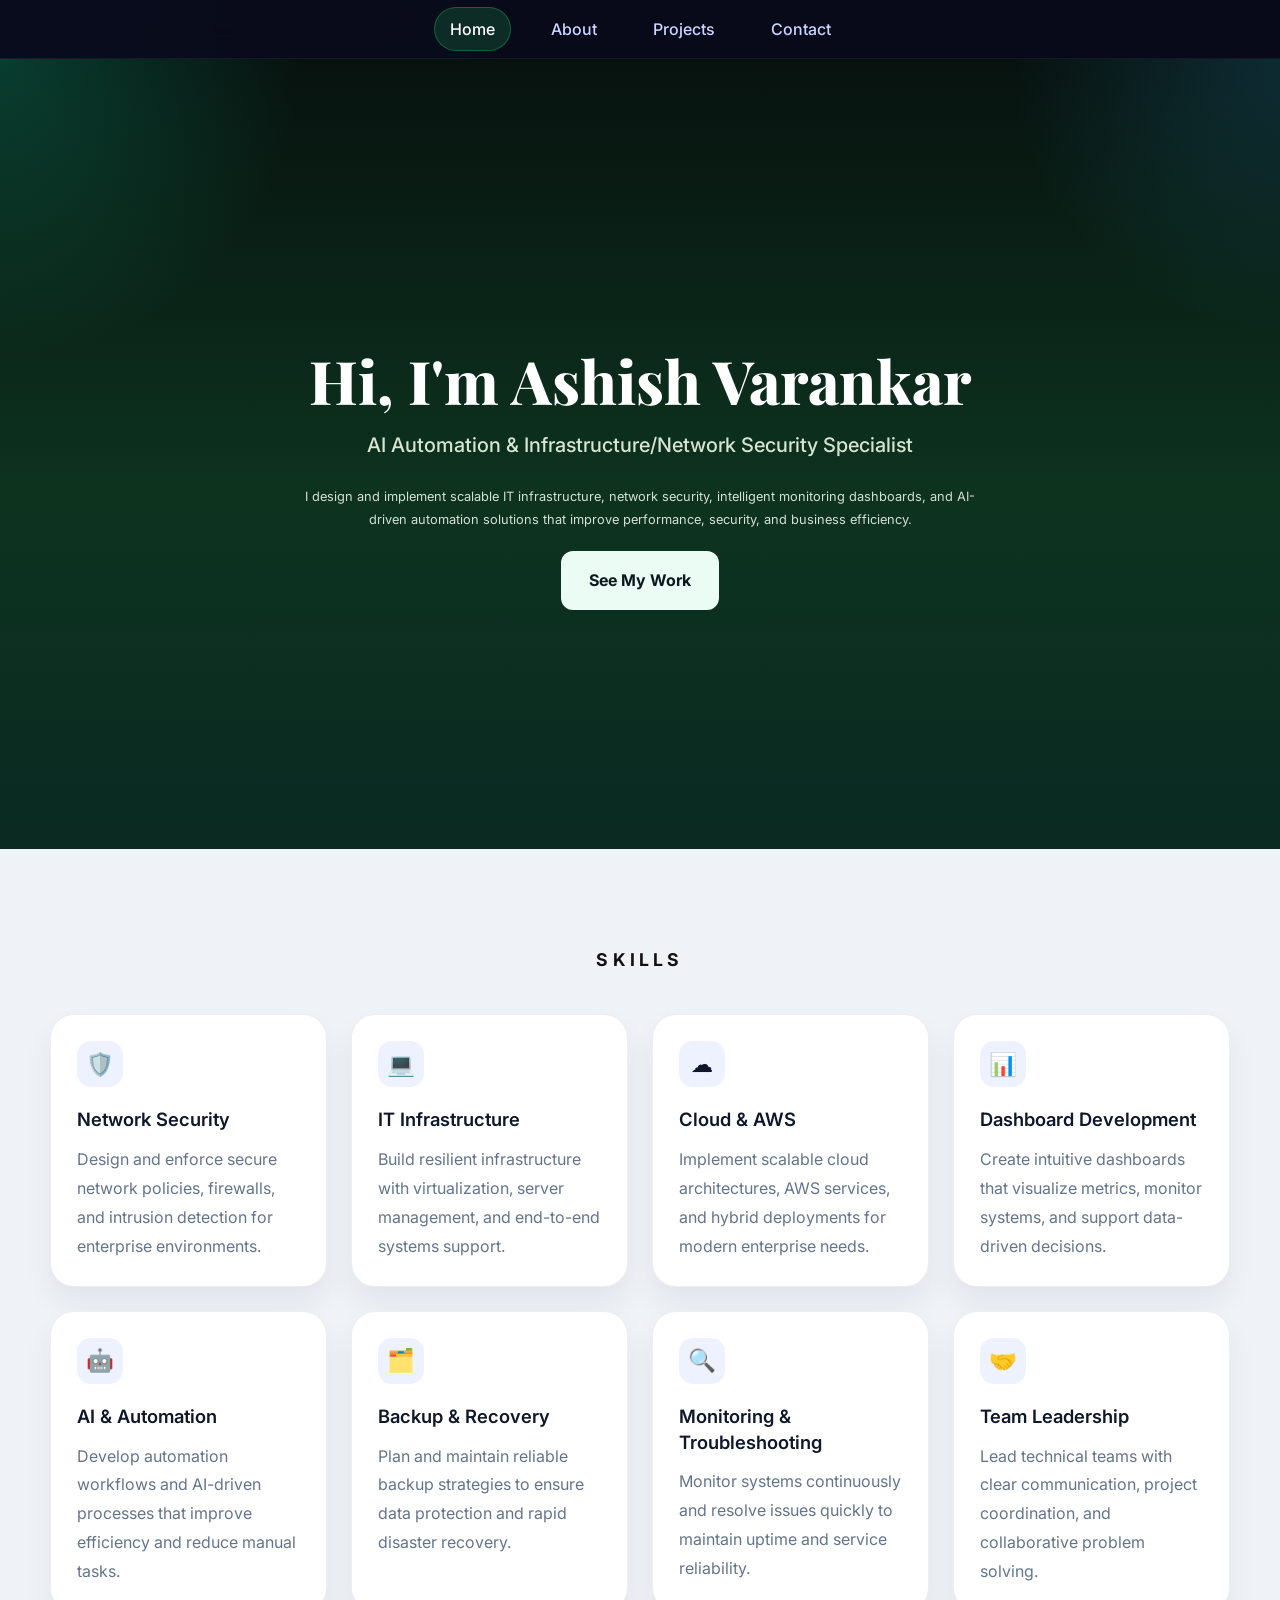
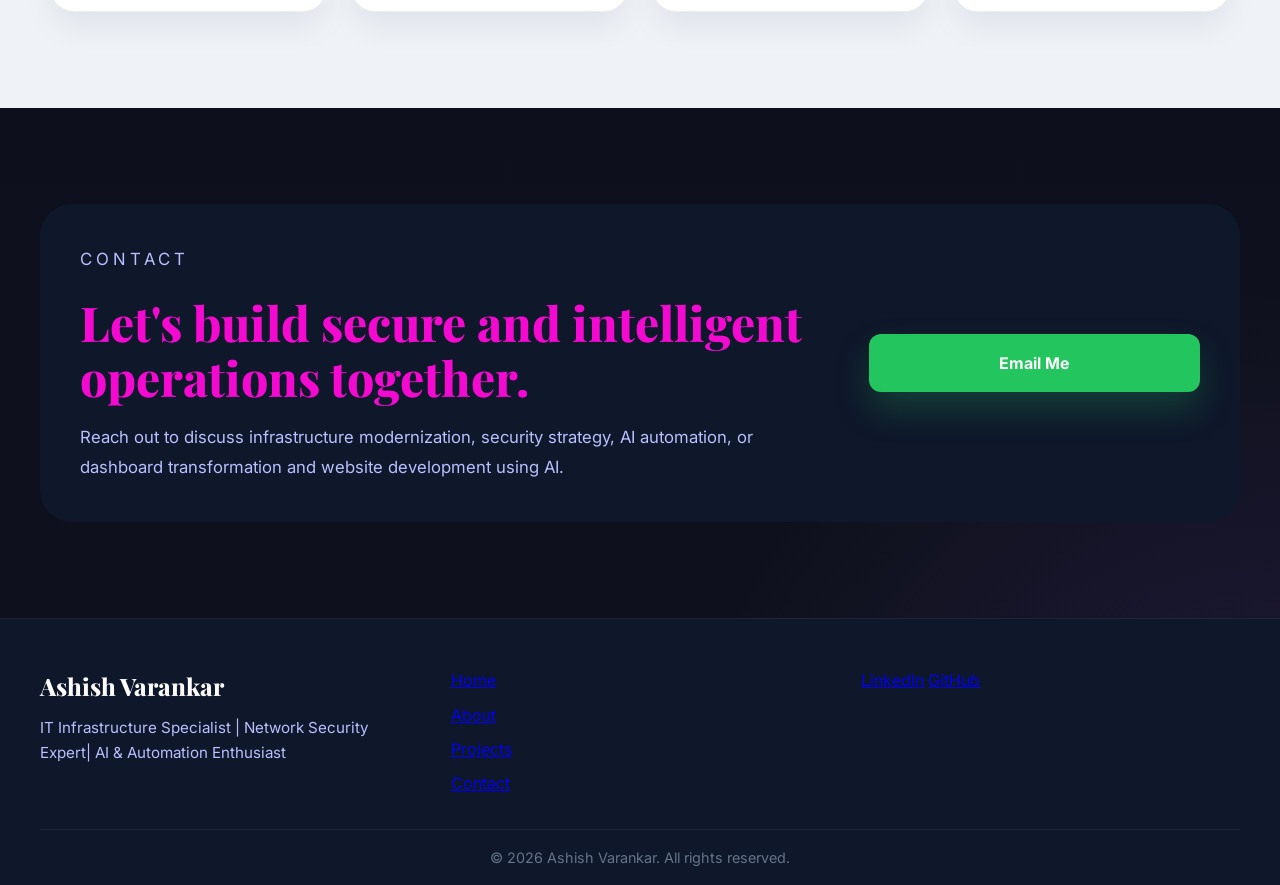
<file: index.html>
<!DOCTYPE html>
<html lang="en">
<head>
  <meta charset="UTF-8">
  <meta name="viewport" content="width=device-width, initial-scale=1.0">
 <title>Ashish Varankar | AI Automation & Infrastructure Specialist</title>
  <link rel="stylesheet" href="styles.css">
</head>
<body>
  <header class="site-header">
    <nav class="navbar container">
      <button class="hamburger" aria-label="Toggle menu">
        <span></span>
        <span></span>
        <span></span>
      </button>
      <ul class="nav-links">
        <li><a href="index.html" class="nav-active">Home</a></li>
        <li><a href="about.html">About</a></li>
        <li><a href="projects.html">Projects</a></li>
        <li><a href="contact.html">Contact</a></li>
      </ul>
    </nav>
  </header>

  <main>
    <section id="home" class="hero-section">
      <div class="container hero-inner">
        <h1 class="hero-title-small">Hi, I'm Ashish Varankar</h1>
        <p class="hero-role">AI Automation & Infrastructure/Network Security Specialist</p>
        <p class="hero-description">I design and implement scalable IT infrastructure, network security, intelligent monitoring dashboards, and AI-driven automation solutions that improve performance, security, and business efficiency.</p>
        <a href="projects.html" class="cta-button">See My Work</a>
      </div>
    </section>

    <section id="skills" class="skills-section">
      <div class="container">
        <p class="section-eyebrow section-title">Skills</p>
        <div class="skills-grid">
          <article class="skill-card">
            <div class="skill-icon">🛡️</div>
            <h3>Network Security</h3>
            <p>Design and enforce secure network policies, firewalls, and intrusion detection for enterprise environments.</p>
          </article>
          <article class="skill-card">
            <div class="skill-icon">💻</div>
            <h3>IT Infrastructure</h3>
            <p>Build resilient infrastructure with virtualization, server management, and end-to-end systems support.</p>
          </article>
          <article class="skill-card">
            <div class="skill-icon">☁️</div>
            <h3>Cloud & AWS</h3>
            <p>Implement scalable cloud architectures, AWS services, and hybrid deployments for modern enterprise needs.</p>
          </article>
          <article class="skill-card">
            <div class="skill-icon">📊</div>
            <h3>Dashboard Development</h3>
            <p>Create intuitive dashboards that visualize metrics, monitor systems, and support data-driven decisions.</p>
          </article>
          <article class="skill-card">
            <div class="skill-icon">🤖</div>
            <h3>AI & Automation</h3>
            <p>Develop automation workflows and AI-driven processes that improve efficiency and reduce manual tasks.</p>
          </article>
          <article class="skill-card">
            <div class="skill-icon">🗂️</div>
            <h3>Backup & Recovery</h3>
            <p>Plan and maintain reliable backup strategies to ensure data protection and rapid disaster recovery.</p>
          </article>
          <article class="skill-card">
            <div class="skill-icon">🔍</div>
            <h3>Monitoring & Troubleshooting</h3>
            <p>Monitor systems continuously and resolve issues quickly to maintain uptime and service reliability.</p>
          </article>
          <article class="skill-card">
            <div class="skill-icon">🤝</div>
            <h3>Team Leadership</h3>
            <p>Lead technical teams with clear communication, project coordination, and collaborative problem solving.</p>
          </article>
        </div>
      </div>
    </section>

    <section id="contact" class="contact-section">
      <div class="container contact-card">
        <div>
          <p class="section-eyebrow">Contact</p>
          <h2 class="contact-heading">Let's build secure and intelligent operations together.</h2>
          <p>Reach out to discuss infrastructure modernization, security strategy, AI automation, or dashboard transformation and website development using AI.</p>
        </div>
        <a href="mailto:ashishvarankar@yahoo.com" class="cta-button">Email Me</a>
      </div>
    </section>
  </main>

  <footer class="site-footer">
    <div class="container footer-content">
      <div class="footer-brand">
        <h3>Ashish Varankar</h3>
        <p>IT Infrastructure Specialist | Network Security Expert| AI & Automation Enthusiast </p>
      </div>
      <nav class="footer-nav">
        <ul>
          <li><a href="index.html">Home</a></li>
          <li><a href="about.html">About</a></li>
          <li><a href="projects.html">Projects</a></li>
          <li><a href="contact.html">Contact</a></li>
        </ul>
      </nav>
      <div class="footer-social">
        <a href="https://www.linkedin.com/in/ashish-varankar-85551919/" target="_blank" rel="noopener">LinkedIn</a>
        <a href="https://github.com/AshishVarankar/" target="_blank" rel="noopener">GitHub</a>
      </div>
    </div>
    <div class="container footer-copyright">
      <p>© 2026 Ashish Varankar. All rights reserved.</p>
    </div>
  </footer>

  <script src="script.js"></script>
</body>
</html>
</file>
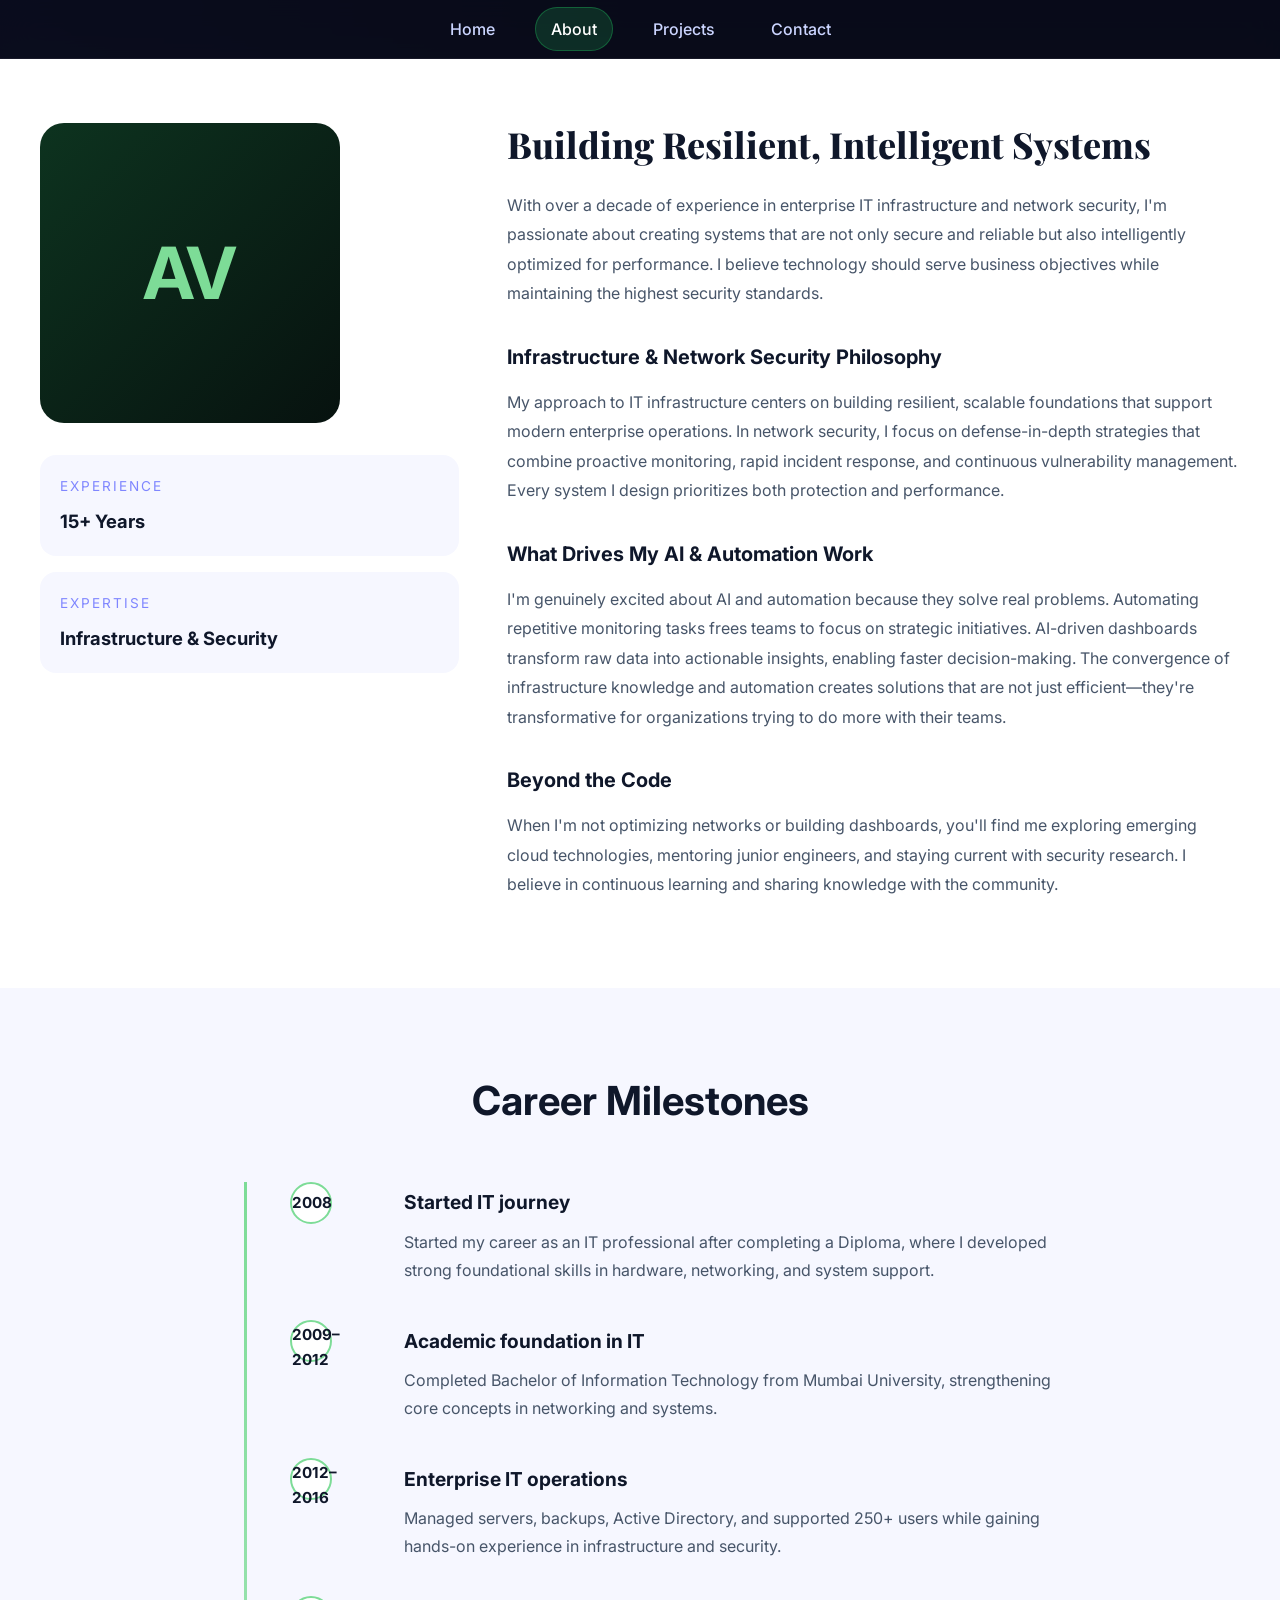
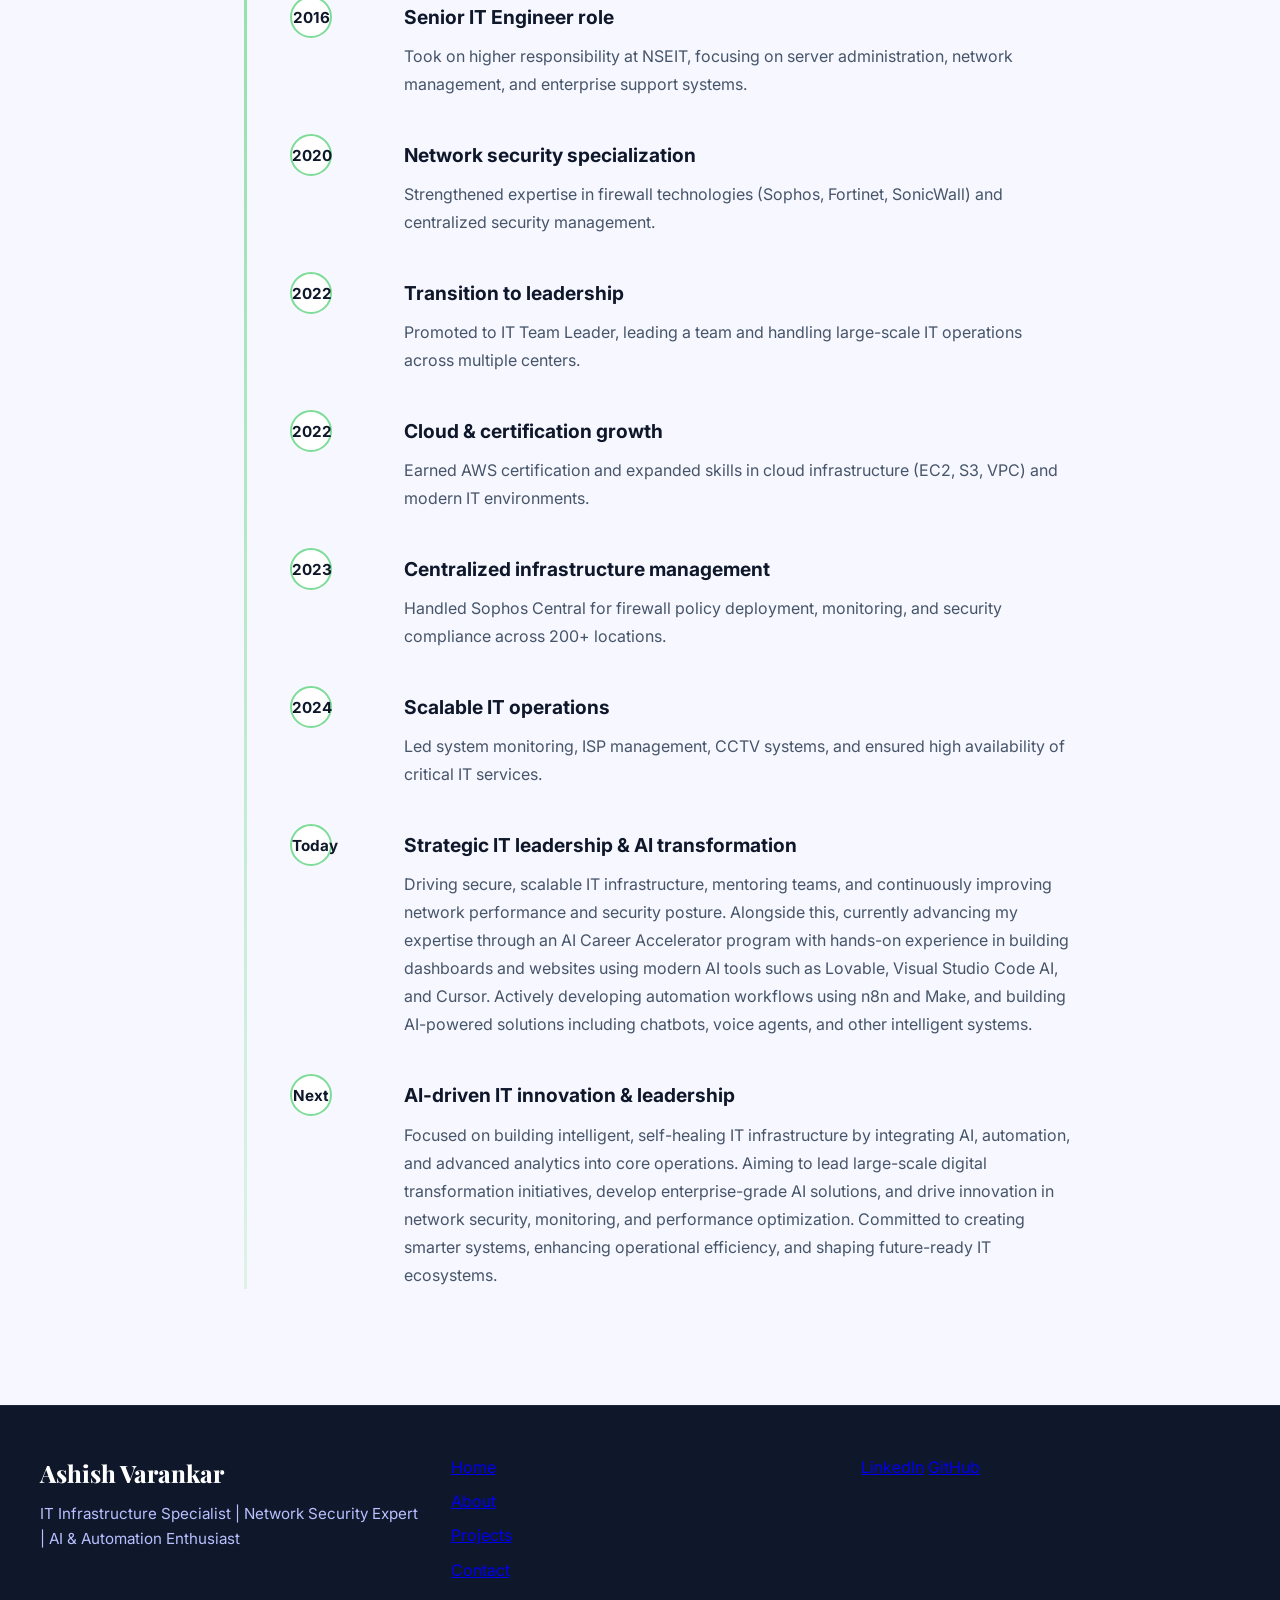
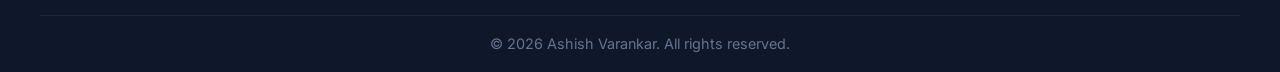
<file: about.html>
<!DOCTYPE html>
<html lang="en">
<head>
  <meta charset="UTF-8">
  <meta name="viewport" content="width=device-width, initial-scale=1.0">
  <title>About Ashish Varankar | IT Infrastructure & AI Automation</title>
  <link rel="stylesheet" href="styles.css">
</head>
<body>
  <header class="site-header">
    <nav class="navbar container">
      <button class="hamburger" aria-label="Toggle menu">
        <span></span>
        <span></span>
        <span></span>
      </button>
      <ul class="nav-links">
        <li><a href="index.html">Home</a></li>
        <li><a href="about.html" class="nav-active">About</a></li>
        <li><a href="projects.html">Projects</a></li>
        <li><a href="contact.html">Contact</a></li>
      </ul>
    </nav>
  </header>

  <main>

    <section class="about-page-content">
      <div class="container about-content-grid">
        <div class="about-image-section">
          <div class="profile-placeholder">AV</div>
          <div class="about-meta">
            <div class="meta-item">
              <span class="meta-label">Experience</span>
              <p class="meta-value">15+ Years</p>
            </div>
            <div class="meta-item">
              <span class="meta-label">Expertise</span>
              <p class="meta-value">Infrastructure & Security</p>
            </div>
          </div>
        </div>

        <div class="about-text-section">
          <h2>Building Resilient, Intelligent Systems</h2>
          <p>With over a decade of experience in enterprise IT infrastructure and network security, I'm passionate about creating systems that are not only secure and reliable but also intelligently optimized for performance. I believe technology should serve business objectives while maintaining the highest security standards.</p>

          <h3>Infrastructure & Network Security Philosophy</h3>
          <p>My approach to IT infrastructure centers on building resilient, scalable foundations that support modern enterprise operations. In network security, I focus on defense-in-depth strategies that combine proactive monitoring, rapid incident response, and continuous vulnerability management. Every system I design prioritizes both protection and performance.</p>

          <h3>What Drives My AI & Automation Work</h3>
          <p>I'm genuinely excited about AI and automation because they solve real problems. Automating repetitive monitoring tasks frees teams to focus on strategic initiatives. AI-driven dashboards transform raw data into actionable insights, enabling faster decision-making. The convergence of infrastructure knowledge and automation creates solutions that are not just efficient—they're transformative for organizations trying to do more with their teams.</p>

          <h3>Beyond the Code</h3>
          <p>When I'm not optimizing networks or building dashboards, you'll find me exploring emerging cloud technologies, mentoring junior engineers, and staying current with security research. I believe in continuous learning and sharing knowledge with the community.</p>
        </div>
      </div>
    </section>

    <section class="timeline-section">
      <div class="container">
        <h2>Career Milestones</h2>
        <div class="timeline">
          <div class="timeline-item">
            <div class="timeline-marker">2008</div>
            <div class="timeline-content">
              <h3>Started IT journey</h3>
              <p>Started my career as an IT professional after completing a Diploma, where I developed strong foundational skills in hardware, networking, and system support.</p>
            </div>
          </div>

          <div class="timeline-item">
            <div class="timeline-marker">2009–2012</div>
            <div class="timeline-content">
              <h3>Academic foundation in IT</h3>
              <p>Completed Bachelor of Information Technology from Mumbai University, strengthening core concepts in networking and systems.</p>
            </div>
          </div>

          <div class="timeline-item">
            <div class="timeline-marker">2012–2016</div>
            <div class="timeline-content">
              <h3>Enterprise IT operations</h3>
              <p>Managed servers, backups, Active Directory, and supported 250+ users while gaining hands-on experience in infrastructure and security.</p>
            </div>
          </div>

          <div class="timeline-item">
            <div class="timeline-marker">2016</div>
            <div class="timeline-content">
              <h3>Senior IT Engineer role</h3>
              <p>Took on higher responsibility at NSEIT, focusing on server administration, network management, and enterprise support systems.</p>
            </div>
          </div>

           <div class="timeline-item">
            <div class="timeline-marker">2020</div>
            <div class="timeline-content">
              <h3>Network security specialization</h3>
              <p>Strengthened expertise in firewall technologies (Sophos, Fortinet, SonicWall) and centralized security management.</p>
            </div>
          </div>

          <div class="timeline-item">
            <div class="timeline-marker">2022</div>
            <div class="timeline-content">
              <h3>Transition to leadership</h3>
              <p>Promoted to IT Team Leader, leading a team and handling large-scale IT operations across multiple centers.</p>
            </div>
          </div>
        
          <div class="timeline-item">
            <div class="timeline-marker">2022</div>
            <div class="timeline-content">
              <h3>Cloud & certification growth</h3>
              <p>Earned AWS certification and expanded skills in cloud infrastructure (EC2, S3, VPC) and modern IT environments.</p>
            </div>
          </div>

          <div class="timeline-item">
            <div class="timeline-marker">2023</div>
            <div class="timeline-content">
              <h3>Centralized infrastructure management</h3>
              <p>Handled Sophos Central for firewall policy deployment, monitoring, and security compliance across 200+ locations.</p>
            </div>
          </div>

          <div class="timeline-item">
            <div class="timeline-marker">2024</div>
            <div class="timeline-content">
              <h3>Scalable IT operations</h3>
              <p>Led system monitoring, ISP management, CCTV systems, and ensured high availability of critical IT services.</p>
            </div>
          </div>

          <div class="timeline-item">
            <div class="timeline-marker">Today</div>
            <div class="timeline-content">
              <h3>Strategic IT leadership & AI transformation</h3>
              <p>Driving secure, scalable IT infrastructure, mentoring teams, and continuously improving network performance and security posture. Alongside this, currently advancing my expertise through an AI Career Accelerator program with hands-on experience in building dashboards and websites using modern AI tools such as Lovable, Visual Studio Code AI, and Cursor. Actively developing automation workflows using n8n and Make, and building AI-powered solutions including chatbots, voice agents, and other intelligent systems.</p>
            </div>
          </div>

          <div class="timeline-item">
            <div class="timeline-marker">Next</div>
            <div class="timeline-content">
              <h3>AI-driven IT innovation & leadership</h3>
              <p>Focused on building intelligent, self-healing IT infrastructure by integrating AI, automation, and advanced analytics into core operations. Aiming to lead large-scale digital transformation initiatives, develop enterprise-grade AI solutions, and drive innovation in network security, monitoring, and performance optimization. Committed to creating smarter systems, enhancing operational efficiency, and shaping future-ready IT ecosystems.</p>
            </div>
          </div>
        </div>
      </div>
    </section>
  </main>

  <footer class="site-footer">
    <div class="container footer-content">
      <div class="footer-brand">
        <h3>Ashish Varankar</h3>
        <p>IT Infrastructure Specialist | Network Security Expert | AI & Automation Enthusiast</p>
      </div>
      <nav class="footer-nav">
        <ul>
          <li><a href="index.html">Home</a></li>
          <li><a href="about.html">About</a></li>
          <li><a href="projects.html">Projects</a></li>
          <li><a href="contact.html">Contact</a></li>
        </ul>
      </nav>
      <div class="footer-social">
        <a href="https://www.linkedin.com/in/ashish-varankar-85551919/" target="_blank" rel="noopener">LinkedIn</a>
        <a href="https://github.com/AshishVarankar/" target="_blank" rel="noopener">GitHub</a>
      </div>
    </div>
    <div class="container footer-copyright">
      <p>© 2026 Ashish Varankar. All rights reserved.</p>
    </div>
  </footer>

  <script src="script.js"></script>
</body>
</html>
</file>
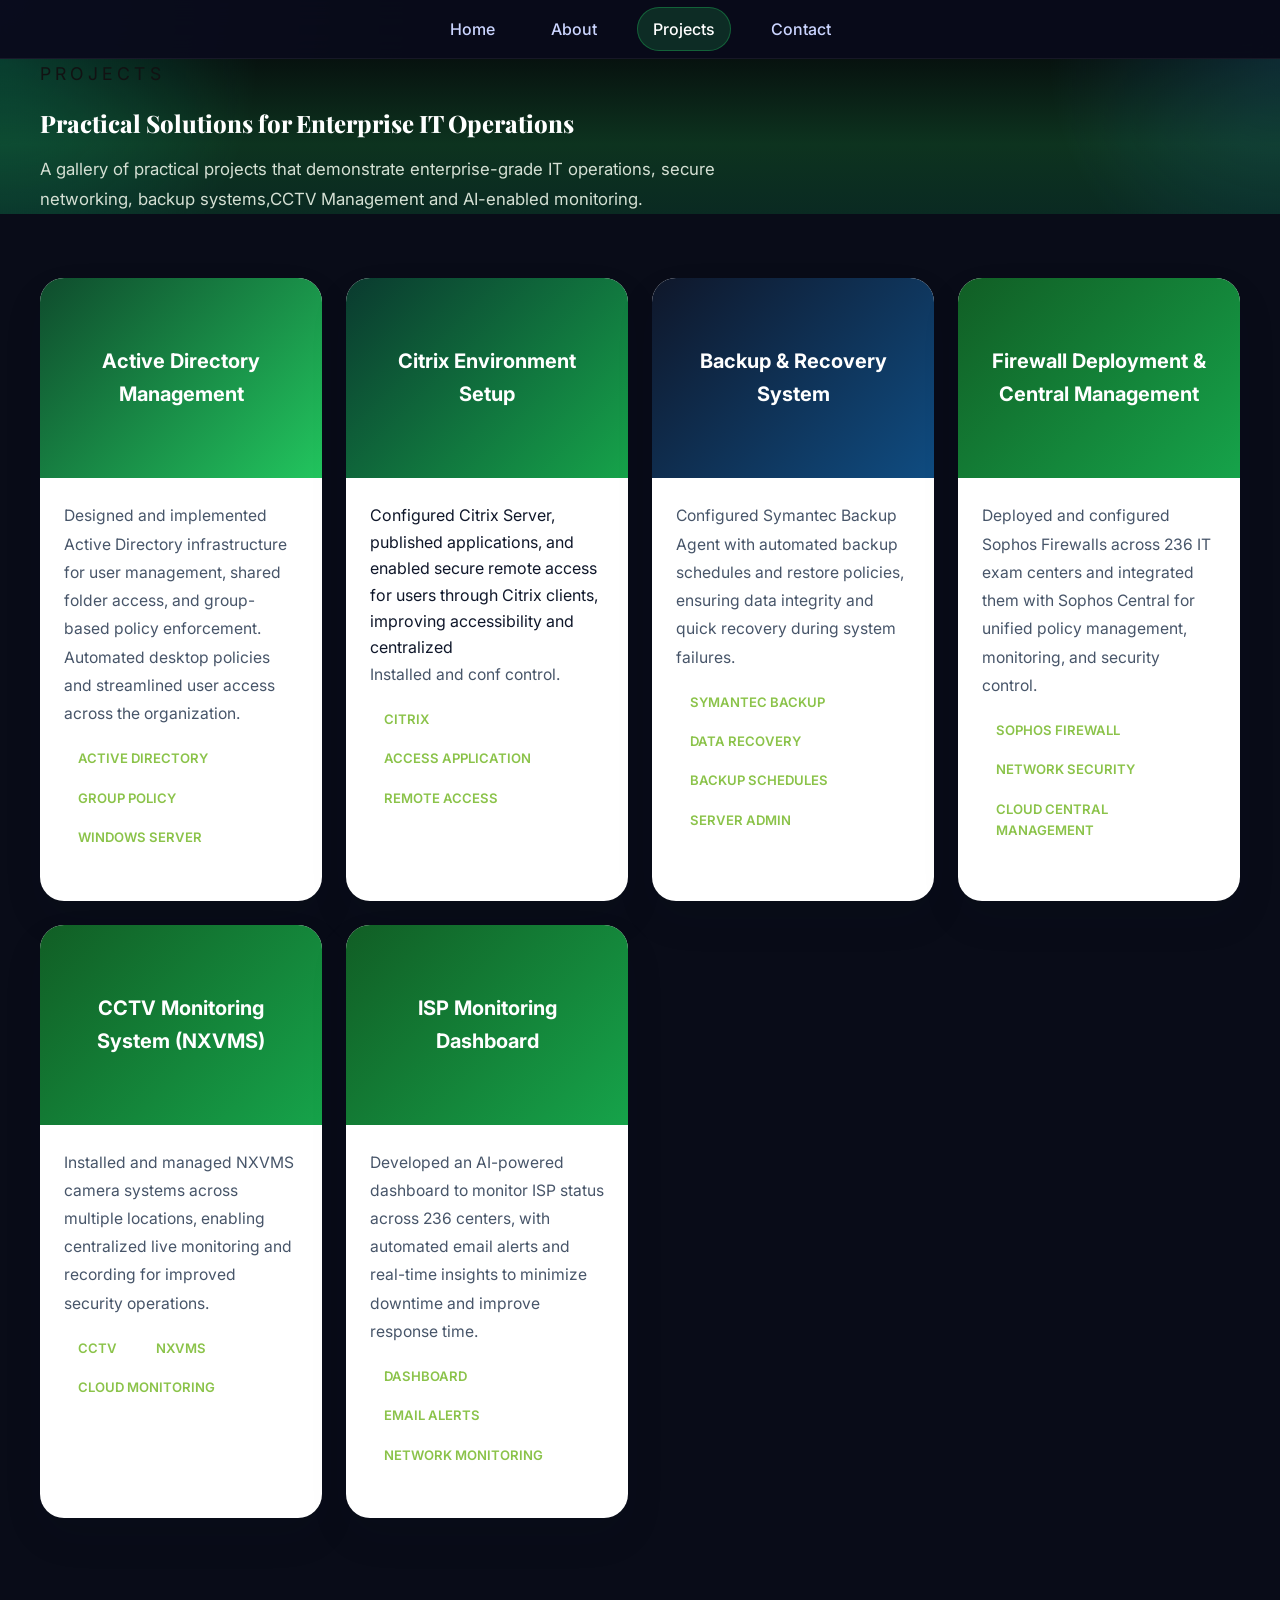
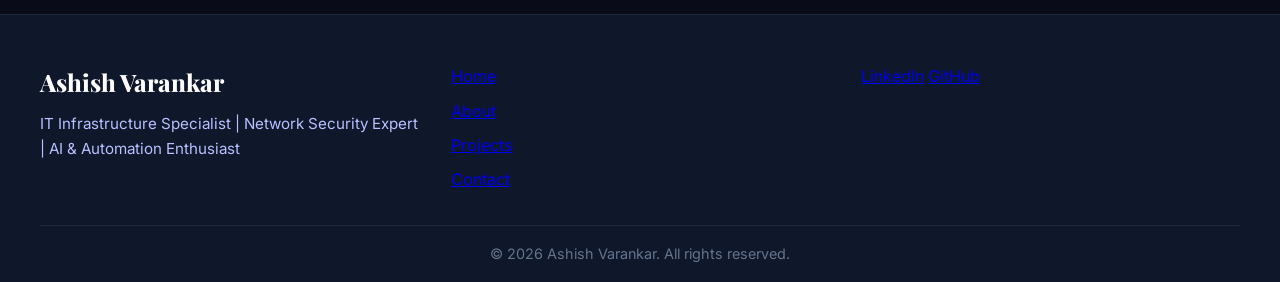
<file: projects.html>
<!DOCTYPE html>
<html lang="en">
<head>
  <meta charset="UTF-8">
  <meta name="viewport" content="width=device-width, initial-scale=1.0">
  <title>Projects | Ashish Varankar</title>
  <link rel="stylesheet" href="styles.css">
</head>
<body>
  <header class="site-header">
    <nav class="navbar container">
      <button class="hamburger" aria-label="Toggle menu">
        <span></span>
        <span></span>
        <span></span>
      </button>
      <ul class="nav-links">
        <li><a href="index.html">Home</a></li>
        <li><a href="about.html">About</a></li>
        <li><a href="projects.html" class="nav-active">Projects</a></li>
        <li><a href="contact.html">Contact</a></li>
      </ul>
    </nav>
  </header>

  <main>
    <section class="projects-hero">
      <div class="container">
        <p class="section-eyebrow">Projects</p>
        <h1>Practical Solutions for Enterprise IT Operations</h1>
        <p class="hero-description">A gallery of practical projects that demonstrate enterprise-grade IT operations, secure networking, backup systems,CCTV Management and AI-enabled monitoring.</p>

      </div>
    </section>

    <section class="projects-gallery">
      <div class="container project-grid">
        <article class="project-card">
          <div class="project-image project-image-emerald">
            <h3>Active Directory Management</h3>
          </div>
          <div class="project-content">
            <p>Designed and implemented Active Directory infrastructure for user management, shared folder access, and group-based policy enforcement. Automated desktop policies and streamlined user access across the organization.</p>
            <div class="project-tags">
              <span class="project-tag">ACTIVE DIRECTORY</span>
              <span class="project-tag">GROUP POLICY</span>
              <span class="project-tag">WINDOWS SERVER</span>
            </div>
          </div>
        </article>

        <article class="project-card">
          <div class="project-image project-image-forest">
            <h3>Citrix Environment Setup</h3>
          </div>
          <div class="project-content">Configured Citrix Server, published applications, and enabled secure remote access for users through Citrix clients, improving accessibility and centralized            <p>Installed and conf control.</p>
            <div class="project-tags">
              <span class="project-tag">CITRIX</span>
              <span class="project-tag">ACCESS APPLICATION </span>
              <span class="project-tag">REMOTE ACCESS</span>
            </div>
          </div>
        </article>

        <article class="project-card">
          <div class="project-image project-image-navy">
            <h3>Backup & Recovery System</h3>
          </div>
          <div class="project-content">
            <p>Configured Symantec Backup Agent with automated backup schedules and restore policies, ensuring data integrity and quick recovery during system failures.</p>
            <div class="project-tags">
              <span class="project-tag">SYMANTEC BACKUP</span>
              <span class="project-tag">DATA RECOVERY</span>
              <span class="project-tag">BACKUP SCHEDULES</span>
              <span class="project-tag">SERVER ADMIN</span>
            </div>
          </div>
        </article>

        <article class="project-card">
          <div class="project-image project-image-grass">
            <h3>Firewall Deployment & Central Management</h3>
          </div>
          <div class="project-content">
            <p>Deployed and configured Sophos Firewalls across 236 IT exam centers and integrated them with Sophos Central for unified policy management, monitoring, and security control.</p>
            <div class="project-tags">
              <span class="project-tag">SOPHOS FIREWALL</span>
              <span class="project-tag">NETWORK SECURITY</span>
              <span class="project-tag">CLOUD CENTRAL MANAGEMENT</span>
            </div>
          </div>
        </article>

        <article class="project-card">
          <div class="project-image project-image-grass">
            <h3>CCTV Monitoring System (NXVMS)</h3>
          </div>
          <div class="project-content">
            <p>Installed and managed NXVMS camera systems across multiple locations, enabling centralized live monitoring and recording for improved security operations.</p>
            <div class="project-tags">
              <span class="project-tag">CCTV</span>
              <span class="project-tag">NXVMS</span>
              <span class="project-tag">CLOUD MONITORING</span>
            </div>
          </div>
        </article>

          <article class="project-card">
          <div class="project-image project-image-grass">
            <h3>ISP Monitoring Dashboard</h3>
          </div>
          <div class="project-content">
            <p>Developed an AI-powered dashboard to monitor ISP status across 236 centers, with automated email alerts and real-time insights to minimize downtime and improve response time.</p>
            <div class="project-tags">
              <span class="project-tag">DASHBOARD</span>
              <span class="project-tag">EMAIL ALERTS</span>
              <span class="project-tag">NETWORK MONITORING</span>
            </div>
          </div>
        </article>
      </div>
    </section>
  </main>

  <footer class="site-footer">
    <div class="container footer-content">
      <div class="footer-brand">
        <h3>Ashish Varankar</h3>
        <p>IT Infrastructure Specialist | Network Security Expert | AI & Automation Enthusiast</p>
      </div>
      <nav class="footer-nav">
        <ul>
          <li><a href="index.html">Home</a></li>
          <li><a href="about.html">About</a></li>
          <li><a href="projects.html">Projects</a></li>
          <li><a href="contact.html">Contact</a></li>
        </ul>
      </nav>
      <div class="footer-social">
        <a href="https://www.linkedin.com/in/ashish-varankar-85551919/" target="_blank" rel="noopener">LinkedIn</a>
        <a href="https://github.com/AshishVarankar/" target="_blank" rel="noopener">GitHub</a>
      </div>
    </div>
    <div class="container footer-copyright">
      <p>© 2026 Ashish Varankar. All rights reserved.</p>
    </div>
  </footer>

  <script src="script.js"></script>
</body>
</html>
</file>
<file: styles.css>
@import url('https://fonts.googleapis.com/css2?family=Inter:wght@400;500;600;700&family=Playfair+Display:wght@700;800&display=swap');

* {
  margin: 0;
  padding: 0;
  box-sizing: border-box;
}

:root {
  font-family: 'Inter', 'Segoe UI', system-ui, sans-serif;
  color: #eff2ff;
  background: #080a16;
  font-size: 16px;
  line-height: 1.6;
}

html {
  scroll-behavior: smooth;
}

body {
  min-height: 100vh;
  background: radial-gradient(circle at top left, rgba(79, 120, 255, 0.18), transparent 18%),
              radial-gradient(circle at bottom right, rgba(156, 85, 255, 0.14), transparent 22%),
              linear-gradient(180deg, #070915 0%, #090c18 100%);
  line-height: 1.65;
}

img {
  max-width: 100%;
  display: block;
}

button,
a {
  font: inherit;
}

.container {
  width: min(1200px, calc(100% - 2rem));
  margin: 0 auto;
}

.site-header {
  position: sticky;
  top: 0;
  z-index: 100;
  background: rgba(9, 12, 26, 0.9);
  backdrop-filter: blur(18px);
  border-bottom: 1px solid rgba(255, 255, 255, 0.06);
}

.navbar {
  display: flex;
  align-items: center;
  justify-content: center;
  gap: 1rem;
  padding: 1rem 0;
}

.brand {
  font-size: 1.1rem;
  font-weight: 700;
  letter-spacing: 0.08em;
  color: #ffffff;
  text-decoration: none;
}

.nav-links {
  display: flex;
  gap: 1.5rem;
  list-style: none;
}

.nav-links a {
  color: #cbd5ff;
  text-decoration: none;
  font-weight: 500;
  padding: 0.75rem 1rem;
  border-radius: 999px;
  transition: color 0.25s ease, background 0.25s ease;
}

.nav-links a:hover {
  color: #ffffff;
  background: rgba(255, 255, 255, 0.08);
}

.nav-links a.nav-active {
  color: #ffffff;
  background: rgba(34, 197, 94, 0.18);
  box-shadow: inset 0 0 0 1px rgba(34, 197, 94, 0.35);
}

.hamburger {
  display: none;
  flex-direction: column;
  gap: 5px;
  background: none;
  border: none;
  cursor: pointer;
  padding: 0.5rem;
}

.hamburger span {
  width: 24px;
  height: 2.5px;
  background: #ffffff;
  border-radius: 2px;
  transition: all 0.3s ease;
}

.hamburger.active span:nth-child(1) {
  transform: rotate(45deg) translate(8px, 8px);
}

.hamburger.active span:nth-child(2) {
  opacity: 0;
}

.hamburger.active span:nth-child(3) {
  transform: rotate(-45deg) translate(7px, -7px);
}

.hero-section {
  padding: 8rem 0 5rem;
  display: grid;
  place-items: center;
  min-height: calc(100vh - 110px);
  background: radial-gradient(circle at top left, rgba(14, 214, 159, 0.22), transparent 20%),
              radial-gradient(circle at top right, rgba(42, 154, 212, 0.18), transparent 18%),
              linear-gradient(180deg, #07120f 0%, #0d331f 55%, #0a2a22 100%);
}

.hero-inner {
  text-align: center;
  max-width: 720px;
  margin: 0 auto;
}

.eyebrow,
.section-eyebrow {
  display: inline-flex;
  align-items: center;
  gap: 0.6rem;
  font-size: 1.1rem;
  letter-spacing: 0.24em;
  text-transform: uppercase;
  color: #121213;
  margin-bottom: 1.3rem;
}

.skills-section .section-eyebrow {
  display: block;
  text-align: center;
  font-weight: 700;
  margin-bottom: 1.5rem;
}

.hero-copy h1,
.hero-inner h1 {
  font-family: 'Playfair Display', serif;
  font-size: 3.75rem;
  font-weight: 800;
  line-height: 1.1;
  margin-bottom: 1rem;
  color: #ffffff;
}

.hero-title-small {
  font-family: 'Playfair Display', serif;
  font-size: 3.5rem;
  font-weight: 500;
  line-height: 1.1;
  margin-bottom: 1rem;
  color: #ffffff;
}

.contact-heading {
  color: #7ddc97;
  font-size: 2.5rem;
  line-height: 1.2;
}

.hero-role {
  font-size: 1.25rem;
  font-weight: 500;
  color: #d7e4d5;
  margin-bottom: 1.5rem;
  line-height: 1.6;
}

.hero-description {
  max-width: 680px;
  margin: 0 auto 1.25rem;
  color: #d5e0d4;
  line-height: 1.8;
  font-size: 0.8rem;
  font-weight: 400;
}

.cta-button {
  display: inline-flex;
  align-items: center;
  justify-content: center;
  padding: 1rem 1.75rem;
  border-radius: 12px;
  background: #eafcf3;
  color: #0b1920;
  font-weight: 700;
  font-size: 1rem;
  text-decoration: none;
  transition: transform 0.3s ease, box-shadow 0.3s ease, background-color 0.3s ease;
  border: none;
  cursor: pointer;
}

.cta-button:hover {
  transform: translateY(-3px);
  box-shadow: 0 18px 40px rgba(0, 0, 0, 0.14);
  background: #d4f5e5;
}

.cta-button:active {
  transform: translateY(-1px);
}

.hero-panel,
.hero-card,
.hero-card-secondary,
.hero-card-label {
  display: none;
}

.section-eyebrow + h2 {
  margin-bottom: 1rem;
}

.about-section,
.projects-section,
.skills-section,
.contact-section {
  padding: 6rem 0;
}

.section-grid {
  display: grid;
  grid-template-columns: 1.4fr 0.9fr;
  gap: 2.5rem;
  align-items: start;
}

.about-section h2,
.projects-section h2,
.skills-section h2,
.contact-section h2 {
  font-family: 'Playfair Display', serif;
  font-size: 3rem;
  font-weight: 800;
  line-height: 1.15;
  color: #f309d0;
  margin-bottom: 1.25rem;
}

.about-section p,
.projects-section .section-intro,
.contact-section p {
  color: #e9e216;
  line-height: 1.8;
  max-width: 760px;
  font-size: 1.05rem;
}

.about-list {
  display: grid;
  gap: 1rem;
  margin-top: 2rem;
}

.about-list h3 {
  font-size: 1.15rem;
  margin-bottom: 0.5rem;
  color: #0f172a;
  font-weight: 600;
}

.about-list p {
  color: #64748b;
  line-height: 1.75;
}

.about-stats {
  display: grid;
  gap: 1rem;
}

.stat-card {
  background: #ffffff;
  border: 1px solid rgba(148, 163, 184, 0.18);
  border-radius: 24px;
  padding: 1.6rem;
}

.stat-card span {
  font-size: 2.5rem;
  font-weight: 700;
  color: #0f172a;
  display: block;
  margin-bottom: 0.75rem;
}

.stat-card p {
  color: #475569;
  line-height: 1.6;
}

.projects-section {
  background: rgba(255, 255, 255, 0.02);
}

.section-intro {
  margin-bottom: 2.5rem;
}

.project-grid,
.skills-grid {
  display: grid;
  gap: 1.5rem;
}

.project-grid {
  grid-template-columns: repeat(auto-fit, minmax(260px, 1fr));
}

.project-card {
  background: #ffffff;
  border-radius: 24px;
  box-shadow: 0 18px 40px rgba(15, 23, 42, 0.08);
  overflow: hidden;
  transition: transform 0.3s ease, box-shadow 0.3s ease;
}

.project-card:hover {
  transform: translateY(-6px);
  box-shadow: 0 24px 48px rgba(15, 23, 42, 0.14);
}

.project-image {
  min-height: 180px;
  display: grid;
  place-items: center;
  text-align: center;
  color: #f8fafc;
  font-size: 1.4rem;
  font-weight: 700;
  padding: 2rem;
}

.project-image h3 {
  margin: 0;
  color: #ffffff;
  font-size: 1.25rem;
}

.project-image-emerald {
  background: linear-gradient(135deg, #0f4c2d 0%, #22c55e 100%);
}

.project-image-forest {
  background: linear-gradient(135deg, #0a3a2f 0%, #16a34a 100%);
}

.project-image-navy {
  background: linear-gradient(135deg, #0f172a 0%, #0f4c81 100%);
}

.project-image-grass {
  background: linear-gradient(135deg, #115e25 0%, #16a34a 100%);
}

.project-content {
  padding: 1.75rem;
  color: #0f172a;
}

.project-content p {
  margin: 0 0 1rem;
  color: #475569;
  line-height: 1.8;
  font-size: 0.98rem;
}

.project-tags {
  display: flex;
  flex-wrap: wrap;
  gap: 0.6rem;
  margin-bottom: 1.5rem;
}

.project-tag {
  display: inline-flex;
  border-radius: 999px;
  background: #49d35c;
  color: #f1ee07;
  font-size: 0.78rem;
  font-weight: 600;
}

.secondary-button {
  display: inline-flex;
  align-items: center;
  justify-content: center;
  padding: 0.95rem 1.4rem;
  border-radius: 999px;
  background: #0f8230;
  color: #ffffff;
  text-decoration: none;
  font-weight: 700;
  font-size: 0.95rem;
  border: none;
  transition: background 0.3s ease, transform 0.3s ease;
  cursor: pointer;
}

.secondary-button:hover {
  background: #136c2f;
  transform: translateY(-1px);
}

.skills-section {
  background: #eff2f7;
  color: #0f172a;
}

.skills-section .container {
  max-width: 1180px;
}

.skills-grid {
  grid-template-columns: repeat(auto-fit, minmax(240px, 1fr));
  gap: 1.5rem;
  margin-top: 2.5rem;
}

.skill-card {
  background: #ffffff;
  border-radius: 24px;
  border: 1px solid rgba(148, 163, 184, 0.18);
  padding: 1.6rem;
  box-shadow: 0 16px 30px rgba(15, 23, 42, 0.06);
}

.skill-card:hover {
  transform: translateY(-4px);
}

.skill-icon {
  width: 2.9rem;
  height: 2.9rem;
  display: grid;
  place-items: center;
  border-radius: 14px;
  margin-bottom: 1.25rem;
  font-size: 1.4rem;
  background: #eef2ff;
}

.skill-card h3 {
  margin-bottom: 0.75rem;
  font-size: 1.15rem;
  color: #0f172a;
  font-weight: 600;
  line-height: 1.4;
}

.skill-card p {
  color: #64748b;
  line-height: 1.8;
}

.contact-section {
  background: rgba(255, 255, 255, 0.02);
}

.contact-card {
  display: grid;
  grid-template-columns: 1.6fr 0.7fr;
  gap: 2rem;
  background: #0f172a;
  border-radius: 32px;
  padding: 2.5rem;
  align-items: center;
}

.contact-card a.cta-button {
  background: #22c55e;
  color: #ffffff;
  box-shadow: 0 18px 35px rgba(34, 197, 94, 0.22);
}

.contact-card a.cta-button:hover {
  background: #16a34a;
}

.contact-card h2 {
  margin-bottom: 1rem;
}

.contact-card p {
  color: #b9bfff;
}

@media (max-width: 980px) {
  .hero-grid,
  .section-grid,
  .contact-card {
    grid-template-columns: 1fr;
  }

  .hero-panel,
  .about-stats {
    grid-template-columns: 1fr;
  }
}

@media (max-width: 720px) {
  .nav-links {
    flex-wrap: wrap;
    gap: 1rem;
  }

  .hero-section {
    padding-top: 4rem;
    padding-bottom: 3rem;
  }

  .hero-copy h1 {
    font-size: 2.75rem;
  }

  .hero-title {
    font-size: 1.3rem;
  }

  .project-card,
  .skill-card,
  .hero-card,
  .stat-card,
  .contact-card {
    border-radius: 22px;
  }
}

@media (max-width: 520px) {
  .hero-grid,
  .section-grid,
  .project-grid,
  .skills-grid {
    gap: 1.25rem;
  }

  .hero-actions {
    flex-direction: column;
    align-items: stretch;
  }
}

/* About Page Styles */
.about-page-hero {
  padding: 6rem 0 3rem;
  background: radial-gradient(circle at top left, rgba(14, 214, 159, 0.22), transparent 20%),
              radial-gradient(circle at top right, rgba(42, 154, 212, 0.18), transparent 18%),
              linear-gradient(180deg, #07120f 0%, #0d331f 55%, #0a2a22 100%);
  text-align: center;
  min-height: 50vh;
  display: grid;
  place-items: center;
}

.about-hero-inner h1 {
  font-family: 'Playfair Display', serif;
  font-size: 3.5rem;
  font-weight: 800;
  margin-bottom: 1rem;
  color: #ffffff;
  line-height: 1.2;
}

.about-hero-inner p {
  font-size: 1.15rem;
  color: #d5e0d4;
  max-width: 600px;
  margin: 0 auto;
  line-height: 1.7;
}

.about-page-content {
  padding: 4rem 0;
  background: #ffffff;
}

.about-content-grid {
  display: grid;
  grid-template-columns: 0.8fr 1.4fr;
  gap: 3rem;
  align-items: start;
}

.profile-placeholder {
  width: 300px;
  height: 300px;
  border-radius: 24px;
  background: linear-gradient(135deg, #0d331f 0%, #07120f 100%);
  display: grid;
  place-items: center;
  font-size: 4.5rem;
  font-weight: 700;
  color: #7ddc97;
  margin-bottom: 2rem;
}

.about-meta {
  display: grid;
  gap: 1rem;
}

.meta-item {
  background: #f6f7ff;
  padding: 1.25rem;
  border-radius: 16px;
}

.meta-label {
  display: block;
  font-size: 0.85rem;
  letter-spacing: 0.15em;
  text-transform: uppercase;
  color: #7f86ff;
  margin-bottom: 0.5rem;
}

.meta-value {
  font-size: 1.15rem;
  font-weight: 700;
  color: #0f172a;
}

.about-text-section h2 {
  font-family: 'Playfair Display', serif;
  font-size: 2.25rem;
  font-weight: 800;
  margin-bottom: 1.5rem;
  color: #0f172a;
  line-height: 1.2;
}

.about-text-section h3 {
  font-family: 'Inter', sans-serif;
  font-size: 1.25rem;
  margin: 2rem 0 0.85rem;
  color: #0f172a;
  font-weight: 700;
}

.about-text-section p {
  line-height: 1.85;
  color: #475569;
  margin-bottom: 1.5rem;
  font-size: 1rem;
}

.timeline-section {
  padding: 5rem 0;
  background: #f6f7ff;
}

.timeline-section h2 {
  font-size: 2.5rem;
  margin-bottom: 3rem;
  text-align: center;
  color: #0f172a;
}

.timeline {
  position: relative;
  max-width: 860px;
  margin: 0 auto;
  padding-left: 80px;
}

.timeline::before {
  content: '';
  position: absolute;
  left: 34px;
  top: 0;
  width: 3px;
  height: 100%;
  background: linear-gradient(180deg, #7ddc97 0%, rgba(125, 220, 151, 0.2) 100%);
}

.timeline-item {
  display: grid;
  grid-template-columns: 90px 1fr;
  gap: 1.5rem;
  align-items: flex-start;
  margin-bottom: 2.25rem;
  position: relative;
}

.timeline-marker {
  position: relative;
  width: 42px;
  min-width: 42px;
  height: 42px;
  background: #ffffff;
  border: 2px solid #7ddc97;
  border-radius: 50%;
  display: grid;
  place-items: center;
  font-weight: 700;
  color: #0f172a;
  font-size: 0.95rem;
}

.timeline-content {
  padding-top: 0.35rem;
}

.timeline-content h3 {
  font-size: 1.2rem;
  margin-bottom: 0.55rem;
  color: #0f172a;
}

.timeline-content p {
  color: #475569;
  line-height: 1.75;
  margin: 0;
}

@media (max-width: 768px) {
  .hamburger {
    display: flex;
  }

  .navbar {
    position: relative;
    justify-content: flex-end;
  }

  .nav-links {
    position: absolute;
    top: 100%;
    left: 0;
    right: 0;
    flex-direction: column;
    align-items: flex-start;
    gap: 0;
    background: rgba(9, 12, 26, 0.95);
    backdrop-filter: blur(18px);
    border-bottom: 1px solid rgba(255, 255, 255, 0.06);
    padding: 1rem 0;
    border-radius: 0;
    transform: translateY(-100vh);
    opacity: 0;
    visibility: hidden;
    transition: all 0.3s ease;
    z-index: 50;
  }

  .nav-links.active {
    transform: translateY(0);
    opacity: 1;
    visibility: visible;
  }

  .nav-links li {
    width: 100%;
  }

  .nav-links a {
    display: block;
    width: 100%;
    padding: 1rem 1.5rem;
    border-radius: 0;
  }

  .about-content-grid {
    grid-template-columns: 1fr;
  }

  .profile-placeholder {
    width: 100%;
    max-width: 280px;
    margin: 0 auto 1.5rem;
  }

  .timeline::before {
    left: 20px;
  }

  .timeline-item:nth-child(odd) .timeline-content,
  .timeline-item:nth-child(even) .timeline-content {
    margin-left: 100px;
    margin-right: 0;
    text-align: left;
  }

  .timeline-marker {
    left: 20px;
    width: 50px;
    height: 50px;
    font-size: 0.95rem;
  }

  .contact-layout {
    grid-template-columns: 1fr;
  }

  .project-grid {
    grid-template-columns: 1fr;
  }
}

.projects-hero,
.contact-page-hero {
  color: #ffffff;
}

.projects-hero {
  background: radial-gradient(circle at top left, rgba(14, 214, 159, 0.22), transparent 20%),
              radial-gradient(circle at top right, rgba(42, 154, 212, 0.18), transparent 18%),
              linear-gradient(180deg, #07120f 0%, #0d331f 55%, #0a2a22 100%);
}

.contact-page-hero {
  background: radial-gradient(circle at top left, rgba(79, 120, 255, 0.18), transparent 20%),
              radial-gradient(circle at bottom right, rgba(156, 85, 255, 0.16), transparent 18%),
              linear-gradient(180deg, #07120f 0%, #0c1523 100%);
  text-align: left;
}

.contact-page-hero .container {
  text-align: left;
}

.card-eyebrow {
  display: inline-block;
  font-size: 0.8rem;
  letter-spacing: 0.18em;
  text-transform: uppercase;
  color: #64748b;
  margin-bottom: 0.75rem;
}

.status-card {
  margin-top: 1rem;
  padding: 1rem 1rem;
  background: #f8fafc;
  border: 1px solid #d1d5db;
  border-radius: 18px;
}

.status-row {
  display: flex;
  align-items: center;
  justify-content: space-between;
  gap: 1rem;
  color: #334155;
  font-weight: 600;
}

.status-content {
  display: flex;
  align-items: center;
  gap: 0.5rem;
}

.spinner {
  width: 16px;
  height: 16px;
  border: 2px solid #e2e8f0;
  border-top: 2px solid #3b82f6;
  border-radius: 50%;
  animation: spin 1s linear infinite;
}

@keyframes spin {
  0% { transform: rotate(0deg); }
  100% { transform: rotate(360deg); }
}

.dismiss-button {
  background: #fef2f2;
  color: #b91c1c;
  border: 1px solid #fecaca;
  border-radius: 999px;
  padding: 0.55rem 1rem;
  cursor: pointer;
}

.hidden {
  display: none;
}

.projects-hero .hero-description,
.contact-page-hero p {
   margin: 0.5rem 0 0;
  max-width: 740px;
  color: #d5e0d4;
  line-height: 1.8;
  font-size: 1.05rem;
  font-weight: 400;
  text-align: left;
}

.projects-hero h1,
.contact-page-hero h1 {
  font-family: 'Playfair Display', serif;
  font-size: 1.50rem;
  font-weight: 800;
  line-height: 1.2;
  margin-bottom: 1rem;
}

.projects-gallery {
  padding: 4rem 0 6rem;
  background: #090c18;
}

.project-grid {
  grid-template-columns: repeat(auto-fit, minmax(260px, 1fr));
}

.project-card {
  overflow: hidden;
  opacity: 0;
  transform: translateY(20px);
  animation: fadeInUp 0.65s ease forwards;
}

.project-card:nth-child(1) {
  animation-delay: 0.08s;
}

.project-card:nth-child(2) {
  animation-delay: 0.16s;
}

.project-card:nth-child(3) {
  animation-delay: 0.24s;
}

.project-card:nth-child(4) {
  animation-delay: 0.32s;
}

.project-card:nth-child(5) {
  animation-delay: 0.40s;
}

.project-image {
  min-height: 200px;
  display: grid;
  place-items: center;
  color: #f8fafc;
  font-size: 1.15rem;
  font-weight: 700;
  text-align: center;
}

.project-content {
  padding: 1.5rem;
}

.project-tags {
  display: flex;
  flex-wrap: wrap;
}

.project-tag {
  display: inline-flex;
  padding: 0.25rem 0.9rem;
  border-radius: 999px;
  background: rgba(255, 255, 255, 0.08);
  color: #8BC34A;
  font-size: 0.82rem;
}

.secondary-button {
  display: inline-flex;
  align-items: center;
  justify-content: center;
  padding: 0.95rem 1.3rem;
  border-radius: 12px;
  background: rgba(255, 255, 255, 0.08);
  color: #ffffff;
  text-decoration: none;
  font-weight: 700;
  font-size: 0.95rem;
  border: 1px solid rgba(255, 255, 255, 0.12);
  transition: background 0.3s ease, transform 0.3s ease, border-color 0.3s ease;
  cursor: pointer;
}

.secondary-button:hover {
  background: rgba(255, 255, 255, 0.16);
  border-color: rgba(255, 255, 255, 0.25);
  transform: translateY(-2px);
}

.secondary-button:active {
  transform: translateY(0);
}

.contact-page-content {
  padding: 4rem 0 6rem;
  background: #f8fafc;
}

.contact-layout {
  display: grid;
  grid-template-columns: 1.7fr 1fr;
  gap: 2.5rem;
}

.contact-form-card,
.contact-details-card {
  background: #ffffff;
  border-radius: 28px;
  padding: 2rem;
  box-shadow: 0 24px 48px rgba(15, 23, 42, 0.08);
}

.contact-form-card h2,
.contact-details-card h2 {
  font-family: 'Playfair Display', serif;
  font-size: 1.75rem;
  font-weight: 800;
  margin-bottom: 1.5rem;
  color: #0f172a;
  line-height: 1.2;
}

.contact-details-card p {
  color: #475569;
  line-height: 1.7;
  font-size: 0.95rem;
}

.contact-form {
  display: grid;
  gap: 1.25rem;
}

.form-group label {
  display: block;
  margin-bottom: 0.55rem;
  color: #0f172a;
  font-weight: 600;
  font-size: 0.95rem;
}

.form-group input,
.form-group select,
.form-group textarea {
  width: 100%;
  border: 1px solid rgba(148, 163, 184, 0.3);
  border-radius: 12px;
  padding: 0.95rem 1rem;
  background: #f8fafc;
  color: #0f172a;
  font-family: 'Inter', sans-serif;
  font-size: 0.95rem;
  line-height: 1.6;
  transition: border-color 0.3s ease, box-shadow 0.3s ease;
}

.form-group input:focus,
.form-group select:focus,
.form-group textarea:focus {
  outline: none;
  border-color: #7ddc97;
  box-shadow: 0 0 0 4px rgba(125, 220, 151, 0.12);
}

.form-group textarea {
  resize: vertical;
  font-family: 'Inter', sans-serif;
}

.success-message {
  display: none;
  margin-top: 0.5rem;
  color: #16a34a;
  font-weight: 600;
}

.success-message.visible {
  display: block;
}

.admin-content {
  padding: 4rem 0 5rem;
}

.admin-toolbar {
  display: flex;
  align-items: center;
  justify-content: space-between;
  gap: 1rem;
  margin-bottom: 1.5rem;
}

.admin-status {
  color: #64748b;
  font-weight: 600;
}

.admin-status.error {
  color: #dc2626;
}

.admin-submission-list {
  display: grid;
  gap: 1.5rem;
}

.submission-card {
  background: #ffffff;
  border: 1px solid #e2e8f0;
  border-radius: 24px;
  padding: 1.5rem;
  box-shadow: 0 20px 40px rgba(15, 23, 42, 0.05);
  transition: border-color 0.2s ease, background-color 0.2s ease;
}

.submission-card.unread {
  border-color: #38bdf8;
  background-color: #f0f9ff;
}

.submission-card.read {
  border-color: #10b981;
  background-color: #ecfdf5;
}

.submission-card-header {
  display: flex;
  align-items: flex-start;
  justify-content: space-between;
  gap: 1rem;
  margin-bottom: 1rem;
}

.submission-card-header h3 {
  margin: 0;
  font-size: 1.1rem;
}

.submission-card-badge {
  display: inline-flex;
  align-items: center;
  justify-content: center;
  padding: 0.45rem 0.9rem;
  border-radius: 999px;
  font-size: 0.8rem;
  font-weight: 700;
  letter-spacing: 0.08em;
  text-transform: uppercase;
  color: #0f766e;
  background: rgba(16, 185, 129, 0.12);
}

.submission-card.unread .submission-card-badge {
  color: #0c4a6e;
  background: rgba(56, 189, 248, 0.15);
}

.submission-card-meta,
.submission-card-meta-row {
  display: flex;
  flex-wrap: wrap;
  gap: 0.75rem;
  color: #475569;
  font-size: 0.95rem;
}

.submission-card-message {
  margin: 1rem 0;
  color: #334155;
  line-height: 1.75;
  white-space: pre-wrap;
}

.submission-card-footer {
  display: flex;
  align-items: center;
  justify-content: flex-end;
}

.mark-read-button {
  border: 1px solid #0f766e;
  background: #0f766e;
  color: #ffffff;
  border-radius: 999px;
  padding: 0.75rem 1.25rem;
  font-weight: 700;
  cursor: pointer;
  transition: background-color 0.2s ease, border-color 0.2s ease;
}

.mark-read-button:hover:not(:disabled) {
  background: #0f766e;
}

.mark-read-button:disabled {
  opacity: 0.65;
  cursor: not-allowed;
}

.contact-details-list {
  display: grid;
  gap: 1.5rem;
  margin-top: 1.5rem;
}

.contact-details-list li {
  display: grid;
  gap: 0.4rem;
}

.contact-details-list strong {
  color: #0f172a;
  font-weight: 700;
  font-size: 0.9rem;
  letter-spacing: 0.05em;
  text-transform: uppercase;
}

.contact-details-list span,
.contact-details-list a {
  color: #475569;
  text-decoration: none;
  font-size: 1rem;
  line-height: 1.6;
  transition: color 0.3s ease;
}

.contact-details-list a:hover {
  color: #7ddc97;
}

@keyframes fadeInUp {
  to {
    opacity: 1;
    transform: translateY(0);
  }
}

@media (max-width: 980px) {
  .contact-layout,
  .project-grid {
    grid-template-columns: 1fr;
  }
}

@media (max-width: 720px) {
  .projects-hero,
  .contact-page-hero {
    padding: 4rem 0 2.5rem;
  }

  .contact-page-content {
    padding: 3rem 0 4rem;
  }
}

/* Footer Styles */
.site-footer {
  background: #0f172a;
  color: #cbd5ff;
  padding: 3rem 0 1rem;
  border-top: 1px solid rgba(255, 255, 255, 0.06);
}

.footer-content {
  display: grid;
  grid-template-columns: 1fr 1fr 1fr;
  gap: 2rem;
  margin-bottom: 2rem;
}

.footer-brand h3 {
  font-family: 'Playfair Display', serif;
  font-size: 1.5rem;
  margin-bottom: 0.5rem;
  color: #ffffff;
  font-weight: 800;
}

.footer-brand p {
  color: #b9bfff;
  line-height: 1.65;
  font-size: 0.95rem;
}

.footer-nav ul {
  list-style: none;
  display: flex;
  flex-direction: column;
  gap: 0.50rem;
}

.footer-nav a,
.footer-social a {
transition: color 0.3s ease, transform 0.3s ease; 
}

.footer-nav a:hover,
.footer-social a:hover {
  color: #f09d04;
  transform: translateX(3px);
}

.footer-copyright {
  border-top: 1px solid rgba(255, 255, 255, 0.06);
  padding-top: 1rem;
  text-align: center;
}

.footer-copyright p {
  color: #64748b;
  font-size: 0.9rem;
}

@media (max-width: 720px) {
  .footer-content {
    grid-template-columns: 1fr;
    gap: 1.5rem;
    text-align: center;
  }

  .footer-social {
    justify-content: center;
  }
}
</file>
